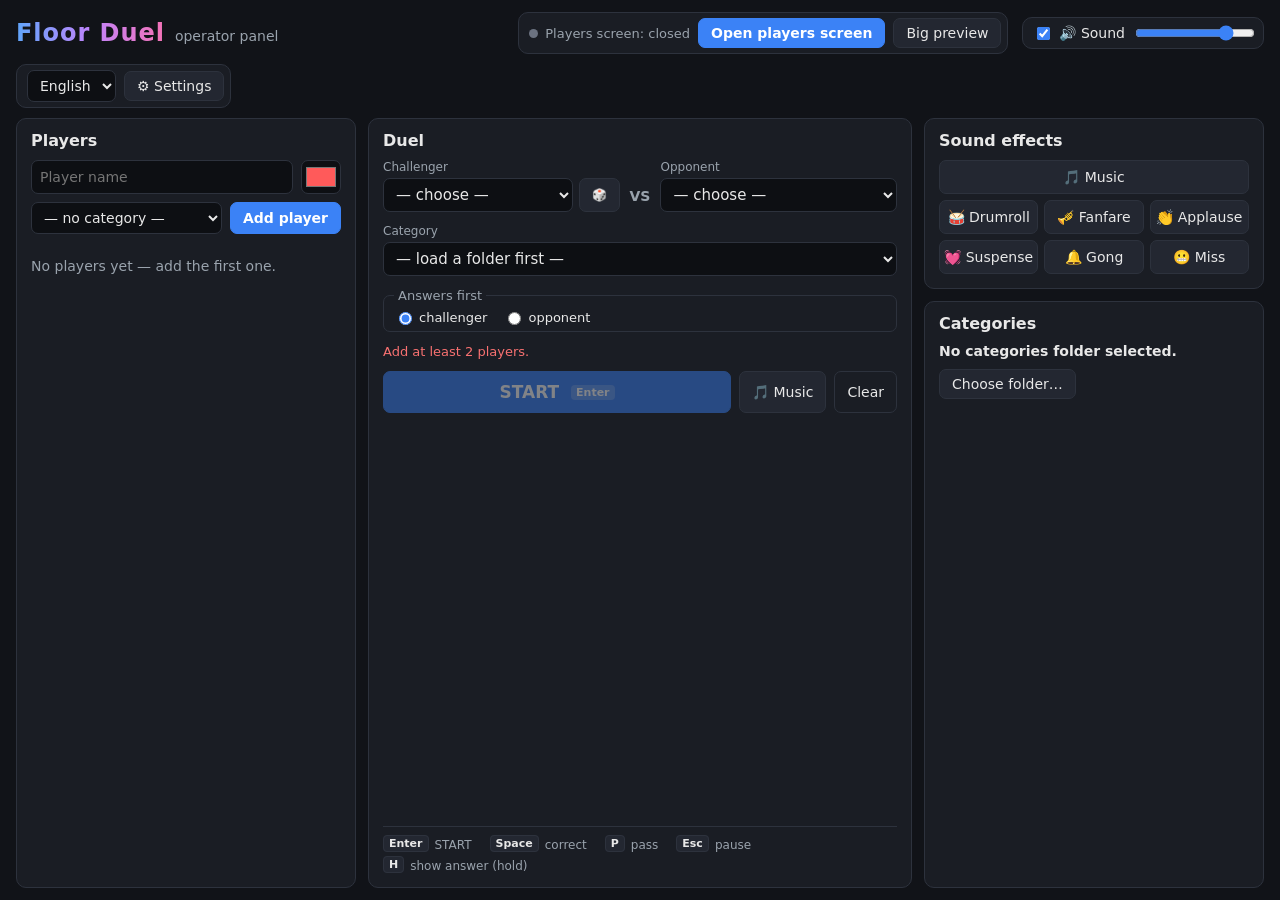
<file: app/index.html>
<!doctype html>
<html lang="en">
<head>
  <meta charset="utf-8">
  <title>Floor Duel — operator panel</title>
  <link rel="stylesheet" href="css/operator.css">
  <!-- Players window styles: copied into the about:blank players window by display.js. -->
  <style id="display-css" media="not all">
    html, body { margin: 0; height: 100%; background: #000; color: #fff; overflow: hidden; cursor: none; user-select: none; }
    body { font-family: "Segoe UI", system-ui, sans-serif; }
    .floor { position: relative; height: 100vh; display: flex; flex-direction: column; }
    .board, .duel { display: none; flex: 1; min-height: 0; }
    .floor[data-screen="board"] .board { display: flex; }
    .floor:not([data-screen="board"]) .duel { display: flex; }

    /* start board */
    .board { flex-direction: column; align-items: center; justify-content: center; gap: 5vh; padding: 4vh 5vw; }
    .logo { margin: 0; font-size: 15vh; font-weight: 900; letter-spacing: 0.08em;
      background: linear-gradient(90deg, #60a5fa, #c084fc, #f472b6); -webkit-background-clip: text; background-clip: text; color: transparent; }
    .ranking { list-style: none; margin: 0; padding: 0; width: min(70vw, 1100px); font-size: 5vh; }
    .ranking.two-columns { columns: 2; column-gap: 5vw; width: 90vw; font-size: 4.2vh; }
    .ranking li { display: flex; gap: 1.5vw; break-inside: avoid; padding: 0.7vh 0; border-bottom: 1px solid #222; }
    .r-pos { color: #888; min-width: 3ch; text-align: right; }
    .r-name { flex: 1; font-weight: 700; overflow: hidden; text-overflow: ellipsis; white-space: nowrap; }
    .r-score { font-variant-numeric: tabular-nums; color: #ddd; }

    /* duel */
    .duel { flex-direction: column; }
    .category { text-align: center; font-size: 6vh; font-weight: 800; padding: 1.5vh 2vw 1vh; text-transform: uppercase; letter-spacing: 0.06em; color: #e5e7eb; }
    .stage { position: relative; flex: 1; min-height: 0; display: flex; align-items: center; justify-content: center; }
    .photo { width: 100%; height: 100%; object-fit: contain; }
    .floor:not([data-screen="duel"]) .photo { visibility: hidden; }
    .reveal { position: absolute; left: 0; right: 0; bottom: 3vh; display: none; justify-content: center; align-items: center; gap: 3vw;
      padding: 2vh 3vw; background: rgba(0, 0, 0, 0.82); font-size: 8vh; font-weight: 800; }
    .reveal.visible { display: flex; }
    .reveal-tag { color: #000; background: #fbbf24; padding: 0 2vw; border-radius: 1.5vh; font-size: 6vh; }
    .message { position: absolute; inset: 0; display: none; flex-direction: column; align-items: center; justify-content: center; text-align: center; }
    .floor[data-screen="ready"] .message, .floor[data-screen="countdown"] .message, .floor[data-screen="finished"] .message { display: flex; }
    .message-title.countdown { font-size: 42vh; font-weight: 900; line-height: 1; font-variant-numeric: tabular-nums; animation: count-pop 0.6s ease-out; }
    @keyframes count-pop { from { transform: scale(1.35); } to { transform: scale(1); } }
    .message-title { font-size: 9vh; font-weight: 800; }
    .message-name { font-size: 16vh; font-weight: 900; }
    .message-name:empty { display: none; }

    .panels { display: flex; gap: 2vw; padding: 1.5vh 2vw 3vh; }
    .panel { --player: #fff; flex: 1; display: flex; align-items: center; justify-content: space-between; gap: 2vw; min-width: 0;
      padding: 1.5vh 2.5vw; border-radius: 2vh; background: #111; border: 0.6vh solid #222; opacity: 0.4; transition: opacity 0.2s; }
    .panel.right { flex-direction: row-reverse; }
    .panel.active, .panel.winner { opacity: 1; border-color: var(--player); box-shadow: 0 0 4vh var(--player); }
    .floor[data-screen="ready"] .panel, .floor[data-screen="countdown"] .panel { opacity: 1; }
    .pname { font-size: 7vh; font-weight: 800; color: var(--player); overflow: hidden; text-overflow: ellipsis; white-space: nowrap; }
    .pclock { font-size: 13vh; font-weight: 900; font-variant-numeric: tabular-nums; line-height: 1; }
    .pclock.low { color: #ff3b3b; }
    .panel.active .pclock.low { animation: pulse 1s ease-in-out infinite; }
    @keyframes pulse { 50% { opacity: 0.35; } }

    .paused { position: absolute; inset: 0; display: none; align-items: center; justify-content: center;
      background: rgba(0, 0, 0, 0.78); font-size: 20vh; font-weight: 900; letter-spacing: 0.1em; }
    .floor.is-paused .paused { display: flex; }
  </style>
</head>
<body>
  <header class="top">
    <div class="brand">
      <h1>Floor Duel</h1>
      <span class="subtitle" data-i18n="top.subtitle">operator panel</span>
    </div>

    <div class="top-group" data-i18n-label="top.displayGroup">
      <span id="display-pill" class="pill" data-status="closed"><span class="dot"></span><span id="display-pill-text"></span></span>
      <button type="button" id="open-display" class="primary"></button>
      <button type="button" id="big-open" data-i18n="top.bigOpen" data-i18n-title="top.bigOpenTitle">Big preview</button>
    </div>

    <div class="top-group" data-i18n-label="top.soundGroup">
      <label class="toggle" data-i18n-title="top.soundTitle"><input type="checkbox" id="set-sound"><span data-i18n="top.sound">🔊 Sound</span></label>
      <input type="range" id="set-volume" step="5" data-i18n-label="top.volume" data-i18n-title="top.volume">
    </div>

    <div class="top-group">
      <select id="set-language" data-i18n-label="top.language" data-i18n-title="top.language"></select>
      <button type="button" id="settings-open" class="icon-button" data-i18n="top.settings" data-i18n-title="settings.title">⚙ Settings</button>
    </div>
  </header>
  <p id="app-message" class="message banner"></p>
  <p id="display-status" class="message banner"></p>

  <main class="columns">
    <section class="col card" id="col-players">
      <div class="card-head">
        <h2 data-i18n="players.title">Players</h2>
        <span id="players-count" class="badge"></span>
      </div>
      <form id="player-form" class="player-form" autocomplete="off">
        <div class="row">
          <input type="text" id="player-name" data-i18n-placeholder="players.name" data-i18n-label="players.name">
          <input type="color" id="player-color" data-i18n-title="players.color" data-i18n-label="players.color">
        </div>
        <div class="row">
          <select id="player-category" data-i18n-label="players.category"></select>
          <button type="submit" id="player-submit" class="primary"></button>
          <button type="button" id="player-cancel" data-i18n="players.cancel" hidden>Cancel</button>
        </div>
        <p id="player-message" class="message"></p>
      </form>
      <div class="scroll">
        <ol id="player-list" class="player-list"></ol>
        <p id="players-empty" class="placeholder" data-i18n="players.empty">No players yet — add the first one.</p>
      </div>
      <button type="button" id="reset-scores" class="danger subtle" data-i18n="players.resetScores" hidden>Reset scores</button>
    </section>

    <section class="col card" id="col-duel">
      <div class="card-head">
        <h2 data-i18n="duel.title">Duel</h2>
      </div>

      <form id="duel-setup" class="duel-setup" autocomplete="off">
        <div class="versus">
          <label><span data-i18n="duel.challenger">Challenger</span>
            <span class="inline">
              <select id="duel-challenger"></select>
              <button type="button" id="duel-random" data-i18n-title="duel.random">🎲</button>
            </span>
          </label>
          <span class="vs">VS</span>
          <label><span data-i18n="duel.opponent">Opponent</span> <select id="duel-opponent"></select></label>
        </div>
        <label><span data-i18n="duel.category">Category</span> <select id="duel-category"></select></label>
        <fieldset class="starts">
          <legend data-i18n="duel.first">Answers first</legend>
          <label class="check"><input type="radio" name="duel-first" value="challenger" checked> <span data-i18n="duel.firstChallenger">challenger</span></label>
          <label class="check"><input type="radio" name="duel-first" value="opponent"> <span data-i18n="duel.firstOpponent">opponent</span></label>
        </fieldset>
        <p id="duel-problem" class="message"></p>
        <div class="buttons start-row">
          <button type="submit" id="duel-start" class="primary big" disabled><span data-i18n="duel.start">START</span> <kbd>Enter</kbd></button>
          <button type="button" class="music-toggle" data-i18n-title="duel.musicTitle"></button>
          <button type="button" id="duel-clear" class="subtle" data-i18n="duel.clear">Clear</button>
        </div>
      </form>

      <div id="duel-live" class="duel-live" hidden>
        <div class="live-head">
          <span id="live-category" class="live-category"></span>
          <span id="live-pool" class="note"></span>
        </div>
        <div class="preview"><img id="live-photo" alt=""></div>
        <div id="live-answer" class="live-answer"></div>
        <p id="live-hint" class="note live-hint"></p>
        <div class="clocks">
          <div id="live-left" class="clock-box"><span class="c-name"></span><span class="c-time"></span><span class="c-stats note"></span></div>
          <div id="live-right" class="clock-box"><span class="c-name"></span><span class="c-time"></span><span class="c-stats note"></span></div>
        </div>
        <div class="buttons live-buttons">
          <button type="button" id="live-correct" class="primary" data-i18n="live.correct">CORRECT (Space)</button>
          <button type="button" id="live-pass" data-i18n="live.pass">PASS (P)</button>
          <button type="button" id="live-pause"></button>
        </div>
        <div id="live-result" class="live-result" hidden>
          <p id="live-winner" class="live-winner"></p>
          <div class="buttons">
            <button type="button" id="live-confirm" class="primary" data-i18n="live.confirm">Confirm result</button>
          </div>
        </div>
        <button type="button" id="live-cancel" class="danger subtle"></button>
      </div>

      <dl class="shortcuts" data-i18n-label="shortcuts.title">
        <div><dt><kbd>Enter</kbd></dt><dd data-i18n="shortcuts.start">START</dd></div>
        <div><dt><kbd data-i18n="shortcuts.space">Space</kbd></dt><dd data-i18n="shortcuts.correct">correct</dd></div>
        <div><dt><kbd>P</kbd></dt><dd data-i18n="shortcuts.pass">pass</dd></div>
        <div><dt><kbd>Esc</kbd></dt><dd data-i18n="shortcuts.pause">pause</dd></div>
        <div><dt><kbd>H</kbd></dt><dd data-i18n="shortcuts.hold">show answer (hold)</dd></div>
      </dl>
    </section>

    <div class="col side">
      <section class="card" id="col-sounds">
        <div class="card-head">
          <h2 data-i18n="sounds.title">Sound effects</h2>
        </div>
        <div class="soundboard">
          <button type="button" class="music-toggle wide"></button>
          <button type="button" data-sound="drumroll" data-i18n="sounds.drumroll">🥁 Drumroll</button>
          <button type="button" data-sound="fanfare" data-i18n="sounds.fanfare">🎺 Fanfare</button>
          <button type="button" data-sound="applause" data-i18n="sounds.applause">👏 Applause</button>
          <button type="button" data-sound="suspense" data-i18n="sounds.suspense">💓 Suspense</button>
          <button type="button" data-sound="gong" data-i18n="sounds.gong">🔔 Gong</button>
          <button type="button" data-sound="wrong" data-i18n="sounds.wrong">😬 Miss</button>
        </div>
        <p id="sound-note" class="message"></p>
      </section>

      <section class="card grow" id="col-categories">
        <div class="card-head">
          <h2 data-i18n="categories.title">Categories</h2>
          <span id="categories-count" class="badge"></span>
        </div>
        <p id="folder-name" class="folder-name"></p>
        <div class="buttons">
          <button type="button" id="restore-folder" hidden></button>
          <button type="button" id="pick-folder"></button>
        </div>
        <p id="folder-message" class="message"></p>
        <input type="search" id="category-filter" class="filter" data-i18n-placeholder="categories.filter" data-i18n-label="categories.filter" hidden>
        <ul id="category-list" class="category-list scroll"></ul>
      </section>
    </div>
  </main>

  <dialog id="settings-dialog" class="settings-dialog">
    <form id="settings-form" class="settings" method="dialog">
      <h2 data-i18n="settings.title">Settings</h2>
      <label><span data-i18n="settings.duelSeconds">Duel time per player (s)</span> <input type="number" id="set-duel" step="1"></label>
      <label><span data-i18n="settings.passPenalty">Pass penalty (s)</span> <input type="number" id="set-pass" step="1"></label>
      <label class="check"><input type="checkbox" id="set-hide"> <span data-i18n="settings.hideAnswer">Hide the answer</span></label>
      <p class="note" data-i18n="settings.note">Changes are saved right away and apply from the next duel.</p>
      <div class="buttons end">
        <button type="submit" class="primary" data-i18n="settings.done">Done</button>
      </div>
    </form>
  </dialog>

  <div id="big-preview" class="big-preview" hidden>
    <div class="big-bar">
      <span class="note" data-i18n="big.answer">Answer:</span>
      <span id="big-answer" class="big-answer"></span>
      <button type="button" id="big-close" data-i18n="big.close">Close preview</button>
    </div>
    <div id="big-slot" class="big-slot"></div>
  </div>

  <input type="file" id="folder-input" webkitdirectory multiple hidden>

  <script src="js/logic.js"></script>
  <script src="js/i18n.js"></script>
  <script src="js/storage.js"></script>
  <script src="js/categories.js"></script>
  <script src="js/sound.js"></script>
  <script src="js/display.js"></script>
  <script src="js/operator.js"></script>
  <script src="js/main.js"></script>
</body>
</html>
</file>
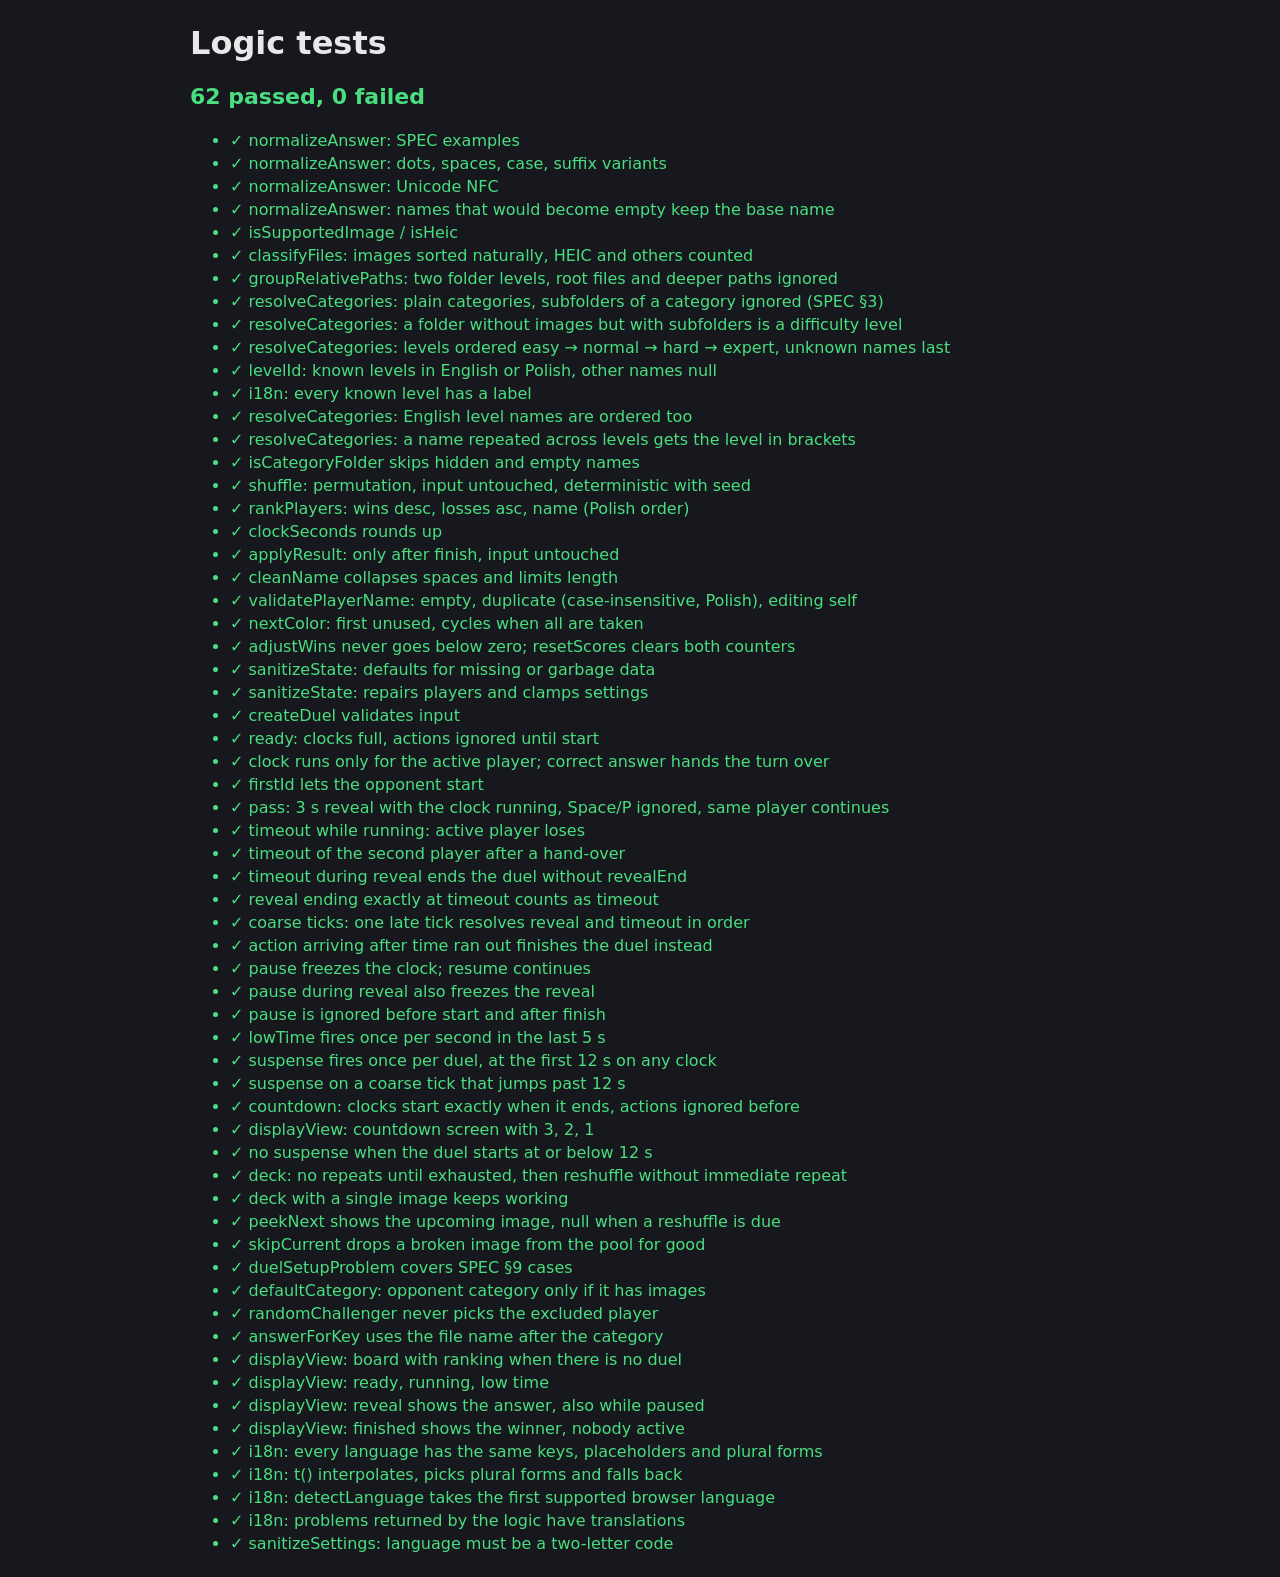
<file: tests/tests.html>
<!doctype html>
<html lang="en">
<head>
  <meta charset="utf-8">
  <title>Floor Duel — logic tests</title>
  <style>
    body { font-family: "Segoe UI", system-ui, sans-serif; margin: 24px auto; padding: 0 16px; max-width: 900px; background: #16181d; color: #e8e8e8; }
    #summary { font-size: 22px; font-weight: 700; }
    .ok { color: #4ade80; }
    .fail { color: #f87171; }
    li { margin: 4px 0; }
    .err { color: #fca5a5; font-family: Consolas, monospace; font-size: 13px; }
  </style>
</head>
<body>
  <h1>Logic tests</h1>
  <p id="summary">Running…</p>
  <ul id="list"></ul>

  <script src="../app/js/logic.js"></script>
  <script src="../app/js/i18n.js"></script>
  <script src="logic.test.js"></script>
  <script>
    (function () {
      'use strict';
      const { results, passed, failed } = FloorTests.run();
      const summary = document.getElementById('summary');
      summary.textContent = passed + ' passed, ' + failed + ' failed';
      summary.className = failed ? 'fail' : 'ok';
      const list = document.getElementById('list');
      for (const r of results) {
        const li = document.createElement('li');
        li.className = r.ok ? 'ok' : 'fail';
        li.textContent = (r.ok ? '✓ ' : '✗ ') + r.name;
        if (!r.ok) {
          const err = document.createElement('div');
          err.className = 'err';
          err.textContent = r.error;
          li.append(err);
        }
        list.append(li);
      }
    })();
  </script>
</body>
</html>
</file>
<file: app/css/operator.css>
/* Operator panel styles. The panel fits the window; long lists scroll inside their cards. */
:root {
  --bg: #111318;
  --panel: #1a1d24;
  --panel-2: #232731;
  --border: #2d323d;
  --text: #e8e8e8;
  --muted: #9aa3ad;
  --ok: #4ade80;
  --warn: #fbbf24;
  --error: #f87171;
  --accent: #3b82f6;
  --radius: 10px;
}

* { box-sizing: border-box; }
[hidden] { display: none !important; }

html, body { height: 100%; }
body {
  margin: 0;
  padding: 12px 16px;
  display: flex;
  flex-direction: column;
  gap: 10px;
  overflow: hidden;
  font-family: "Segoe UI", system-ui, sans-serif;
  font-size: 14px;
  background: var(--bg);
  color: var(--text);
}

/* ---------- controls ---------- */

button {
  font: inherit;
  padding: 6px 12px;
  border: 1px solid var(--border);
  border-radius: 7px;
  background: var(--panel-2);
  color: var(--text);
  cursor: pointer;
  white-space: nowrap;
}
button:hover { border-color: var(--accent); }
button:disabled { opacity: 0.45; cursor: not-allowed; }
button:disabled:hover { border-color: var(--border); }
button.primary { background: var(--accent); border-color: var(--accent); color: #fff; font-weight: 700; }
button.primary:hover:not(:disabled) { filter: brightness(1.12); }
button.big { font-size: 17px; padding: 10px 18px; }
button.small { font-size: 12px; padding: 3px 7px; }
button.danger { color: var(--error); }
button.subtle { background: transparent; }
.buttons { display: flex; flex-wrap: wrap; gap: 8px; }
.buttons.end { justify-content: flex-end; }

kbd {
  font: inherit;
  font-size: 11px;
  font-weight: 600;
  padding: 1px 5px;
  margin-left: 6px;
  border-radius: 4px;
  background: rgba(255, 255, 255, 0.2);
  vertical-align: 2px;
}

input[type="text"], input[type="number"], input[type="search"], select {
  font: inherit;
  padding: 6px 8px;
  border: 1px solid var(--border);
  border-radius: 7px;
  background: #0d0f13;
  color: var(--text);
  min-width: 0;
}
input[type="color"] {
  width: 40px;
  height: 34px;
  padding: 2px;
  border: 1px solid var(--border);
  border-radius: 7px;
  background: #0d0f13;
  cursor: pointer;
  flex: none;
}
input[type="range"] { width: 120px; accent-color: var(--accent); }
input[type="range"]:disabled { opacity: 0.4; }
input[type="checkbox"], input[type="radio"] { accent-color: var(--accent); }

button:focus-visible, select:focus-visible, input:focus-visible { outline: 2px solid var(--accent); outline-offset: 2px; }

.message { margin: 0; color: var(--muted); font-size: 13px; }
.message:empty { display: none; }
.message.error { color: var(--error); }
.note { font-size: 12px; color: var(--muted); }
.note.warn { color: var(--warn); }
.placeholder { color: var(--muted); }
.check { display: flex; align-items: center; gap: 6px; color: var(--text); }

/* ---------- top bar ---------- */

.top { display: flex; align-items: center; flex-wrap: wrap; gap: 10px 14px; flex: none; }
.brand { display: flex; align-items: baseline; gap: 10px; margin-right: auto; }
.brand h1 {
  margin: 0;
  font-size: 24px;
  font-weight: 900;
  letter-spacing: 0.04em;
  background: linear-gradient(90deg, #60a5fa, #c084fc, #f472b6);
  -webkit-background-clip: text;
  background-clip: text;
  color: transparent;
}
.subtitle { color: var(--muted); }
.top-group {
  display: flex;
  align-items: center;
  gap: 8px;
  padding: 5px 6px 5px 10px;
  background: var(--panel);
  border: 1px solid var(--border);
  border-radius: var(--radius);
}

.pill { display: inline-flex; align-items: center; gap: 7px; font-size: 13px; color: var(--muted); }
.dot { width: 9px; height: 9px; border-radius: 50%; background: #6b7280; }
.pill[data-status="open"] { color: var(--text); }
.pill[data-status="open"] .dot { background: var(--ok); box-shadow: 0 0 8px var(--ok); }
.pill[data-status="error"] { color: var(--error); }
.pill[data-status="error"] .dot { background: var(--error); }

.toggle { display: inline-flex; align-items: center; gap: 6px; cursor: pointer; user-select: none; }

.banner {
  flex: none;
  padding: 7px 12px;
  border-radius: 8px;
  background: var(--panel);
  border: 1px solid var(--border);
}
.banner.error { background: rgba(248, 113, 113, 0.1); border-color: rgba(248, 113, 113, 0.4); }

/* ---------- columns and cards ---------- */

.columns {
  flex: 1;
  min-height: 0;
  display: grid;
  grid-template-columns: minmax(270px, 1fr) minmax(400px, 1.6fr) minmax(270px, 1fr);
  grid-template-rows: minmax(0, 1fr);
  gap: 12px;
}
.card {
  display: flex;
  flex-direction: column;
  gap: 10px;
  min-height: 0;
  padding: 12px 14px 14px;
  background: var(--panel);
  border: 1px solid var(--border);
  border-radius: var(--radius);
}
.card-head { display: flex; align-items: center; justify-content: space-between; gap: 8px; }
.card-head h2 { margin: 0; font-size: 16px; }
.badge {
  font-size: 12px;
  color: var(--muted);
  padding: 1px 8px;
  border-radius: 999px;
  background: var(--panel-2);
}
.badge:empty { display: none; }
.scroll { flex: 1; min-height: 0; overflow-y: auto; }
.side { display: flex; flex-direction: column; gap: 12px; min-height: 0; }
.side .grow { flex: 1; }
#col-duel { overflow-y: auto; }

/* ---------- players ---------- */

.player-form { display: flex; flex-direction: column; gap: 8px; }
.player-form .row { display: flex; gap: 8px; }
.player-form .row input[type="text"], .player-form .row select { flex: 1; }

.player-list { list-style: none; margin: 0; padding: 0; }
.player {
  display: grid;
  grid-template-columns: 22px 10px minmax(0, 1fr) auto auto;
  align-items: center;
  column-gap: 8px;
  padding: 6px 4px;
  border-bottom: 1px solid var(--border);
}
.player:hover { background: rgba(255, 255, 255, 0.03); }
.rank { color: var(--muted); text-align: right; font-variant-numeric: tabular-nums; }
.swatch { width: 10px; height: 10px; border-radius: 50%; }
.player-info { min-width: 0; }
.player-name { font-weight: 700; overflow: hidden; text-overflow: ellipsis; white-space: nowrap; }
.player-info .note { overflow: hidden; text-overflow: ellipsis; white-space: nowrap; }
.score { font-weight: 800; font-size: 16px; font-variant-numeric: tabular-nums; }
.player-actions { display: flex; gap: 3px; opacity: 0.55; }
.player:hover .player-actions, .player-actions:focus-within { opacity: 1; }
#reset-scores { align-self: flex-start; }

/* ---------- duel setup ---------- */

.duel-setup { display: flex; flex-direction: column; gap: 12px; }
.duel-setup label { display: flex; flex-direction: column; gap: 4px; font-size: 12px; color: var(--muted); }
.duel-setup select { width: 100%; font-size: 15px; }
.versus { display: grid; grid-template-columns: minmax(0, 1fr) auto minmax(0, 1fr); align-items: end; gap: 10px; }
.vs { font-weight: 900; color: var(--muted); padding-bottom: 8px; }
.inline { display: flex; gap: 6px; }
.inline select { flex: 1; min-width: 0; }
.starts { border: 1px solid var(--border); border-radius: 7px; padding: 6px 10px; font-size: 13px; color: var(--muted); display: flex; gap: 16px; margin: 0; }
.starts legend { padding: 0 4px; }
.duel-setup .starts label { flex-direction: row; font-size: 13px; color: var(--text); }
.start-row button.big { flex: 1; }

/* ---------- live duel ---------- */

.duel-live { flex: 1; min-height: 0; display: flex; flex-direction: column; gap: 10px; }
.live-head { display: flex; justify-content: space-between; align-items: baseline; gap: 8px; }
.live-category { font-weight: 800; font-size: 18px; }
.preview { flex: 1; min-height: 160px; background: #000; border-radius: 8px; display: flex; align-items: center; justify-content: center; overflow: hidden; }
.preview img { max-width: 100%; max-height: 100%; object-fit: contain; }
.live-answer { font-size: 34px; font-weight: 800; text-align: center; line-height: 1.15; overflow-wrap: anywhere; min-height: 40px; transition: filter 0.1s; }
.live-answer.hidden-answer { filter: blur(14px); user-select: none; }
.live-hint { text-align: center; margin: 0; font-size: 13px; }
.clocks { display: flex; gap: 8px; }
.clock-box { flex: 1; display: flex; flex-direction: column; align-items: center; padding: 6px 8px; border-radius: 8px; border: 2px solid var(--border); opacity: 0.55; }
.clock-box.active { opacity: 1; border-color: var(--player, var(--accent)); background: rgba(255, 255, 255, 0.03); }
.c-name { font-weight: 700; color: var(--player, var(--text)); overflow-wrap: anywhere; text-align: center; }
.c-time { font-size: 40px; font-weight: 900; font-variant-numeric: tabular-nums; line-height: 1.1; }
.c-time.low { color: var(--error); }
.live-buttons button { flex: 1; padding: 12px 8px; font-size: 15px; }
.live-winner { font-size: 22px; font-weight: 800; margin: 0; text-align: center; }
.live-result { display: flex; flex-direction: column; gap: 8px; }
.live-result .buttons button { flex: 1; padding: 10px; }
#live-cancel { align-self: center; }

.shortcuts { margin: auto 0 0; padding-top: 10px; border-top: 1px solid var(--border); display: flex; flex-wrap: wrap; gap: 6px 18px; font-size: 12px; color: var(--muted); }
.shortcuts div { display: flex; align-items: center; gap: 6px; }
.shortcuts dt, .shortcuts dd { margin: 0; }
.shortcuts kbd { margin: 0; background: var(--panel-2); border: 1px solid var(--border); color: var(--text); }

/* ---------- sound effects ---------- */

.soundboard { display: grid; grid-template-columns: repeat(3, minmax(0, 1fr)); gap: 6px; }
.soundboard button { padding: 8px 4px; overflow: hidden; text-overflow: ellipsis; }
.soundboard .wide { grid-column: 1 / -1; }
.music-toggle.playing { border-color: var(--warn); color: var(--warn); }

/* ---------- categories ---------- */

.folder-name { margin: 0; font-weight: 600; overflow: hidden; text-overflow: ellipsis; white-space: nowrap; }
.filter { width: 100%; }
.category-list { list-style: none; margin: 0 -6px; padding: 0; }
.category {
  display: grid;
  grid-template-columns: minmax(0, 1fr) auto;
  align-items: center;
  column-gap: 8px;
  padding: 5px 6px;
  border-radius: 6px;
}
.category:hover { background: rgba(255, 255, 255, 0.04); }
.category-name { font-weight: 600; overflow: hidden; text-overflow: ellipsis; white-space: nowrap; }
.category-empty .category-name { color: var(--muted); font-weight: 400; }
.category-note { grid-column: 1 / -1; }
.count {
  min-width: 34px;
  text-align: center;
  font-size: 12px;
  font-weight: 700;
  font-variant-numeric: tabular-nums;
  padding: 1px 7px;
  border-radius: 999px;
  background: var(--panel-2);
  color: var(--muted);
}
.category-low .count { background: rgba(251, 191, 36, 0.15); color: var(--warn); }
.category-empty .count { background: transparent; color: #6b7280; }
.category-level {
  padding: 10px 6px 3px;
  color: var(--muted);
  font-size: 11px;
  font-weight: 700;
  text-transform: uppercase;
  letter-spacing: 0.06em;
}

/* ---------- settings dialog ---------- */

.settings-dialog {
  width: min(460px, calc(100vw - 32px));
  padding: 18px 20px;
  background: var(--panel);
  color: var(--text);
  border: 1px solid var(--border);
  border-radius: 12px;
}
.settings-dialog::backdrop { background: rgba(0, 0, 0, 0.6); }
.settings { display: flex; flex-direction: column; gap: 12px; }
.settings h2 { margin: 0 0 4px; font-size: 18px; }
.settings label { display: flex; justify-content: space-between; align-items: center; gap: 12px; }
.settings label input[type="number"] { width: 80px; }
.settings label.check { justify-content: flex-start; }
.settings .note { margin: 0; }

/* ---------- big preview: the players screen over the whole operator panel (SPEC §7.4) ---------- */

.big-preview { position: fixed; inset: 0; z-index: 10; display: flex; flex-direction: column; background: #000; }
.big-bar { display: flex; align-items: center; gap: 12px; padding: 6px 12px; background: var(--panel); border-bottom: 1px solid var(--border); }
.big-answer { flex: 1; font-size: 20px; font-weight: 800; overflow: hidden; text-overflow: ellipsis; white-space: nowrap; transition: filter 0.1s; }
.big-answer.hidden-answer { filter: blur(10px); user-select: none; }
.big-slot { flex: 1; min-height: 0; }
.big-frame { width: 100%; height: 100%; border: 0; display: block; }

/* ---------- narrow windows: one column, the page scrolls ---------- */

@media (max-width: 1100px) {
  body { height: auto; overflow: auto; }
  .columns { grid-template-columns: 1fr; grid-template-rows: none; }
  .scroll { max-height: 50vh; }
  .preview { flex: none; height: 240px; }
}
</file>
